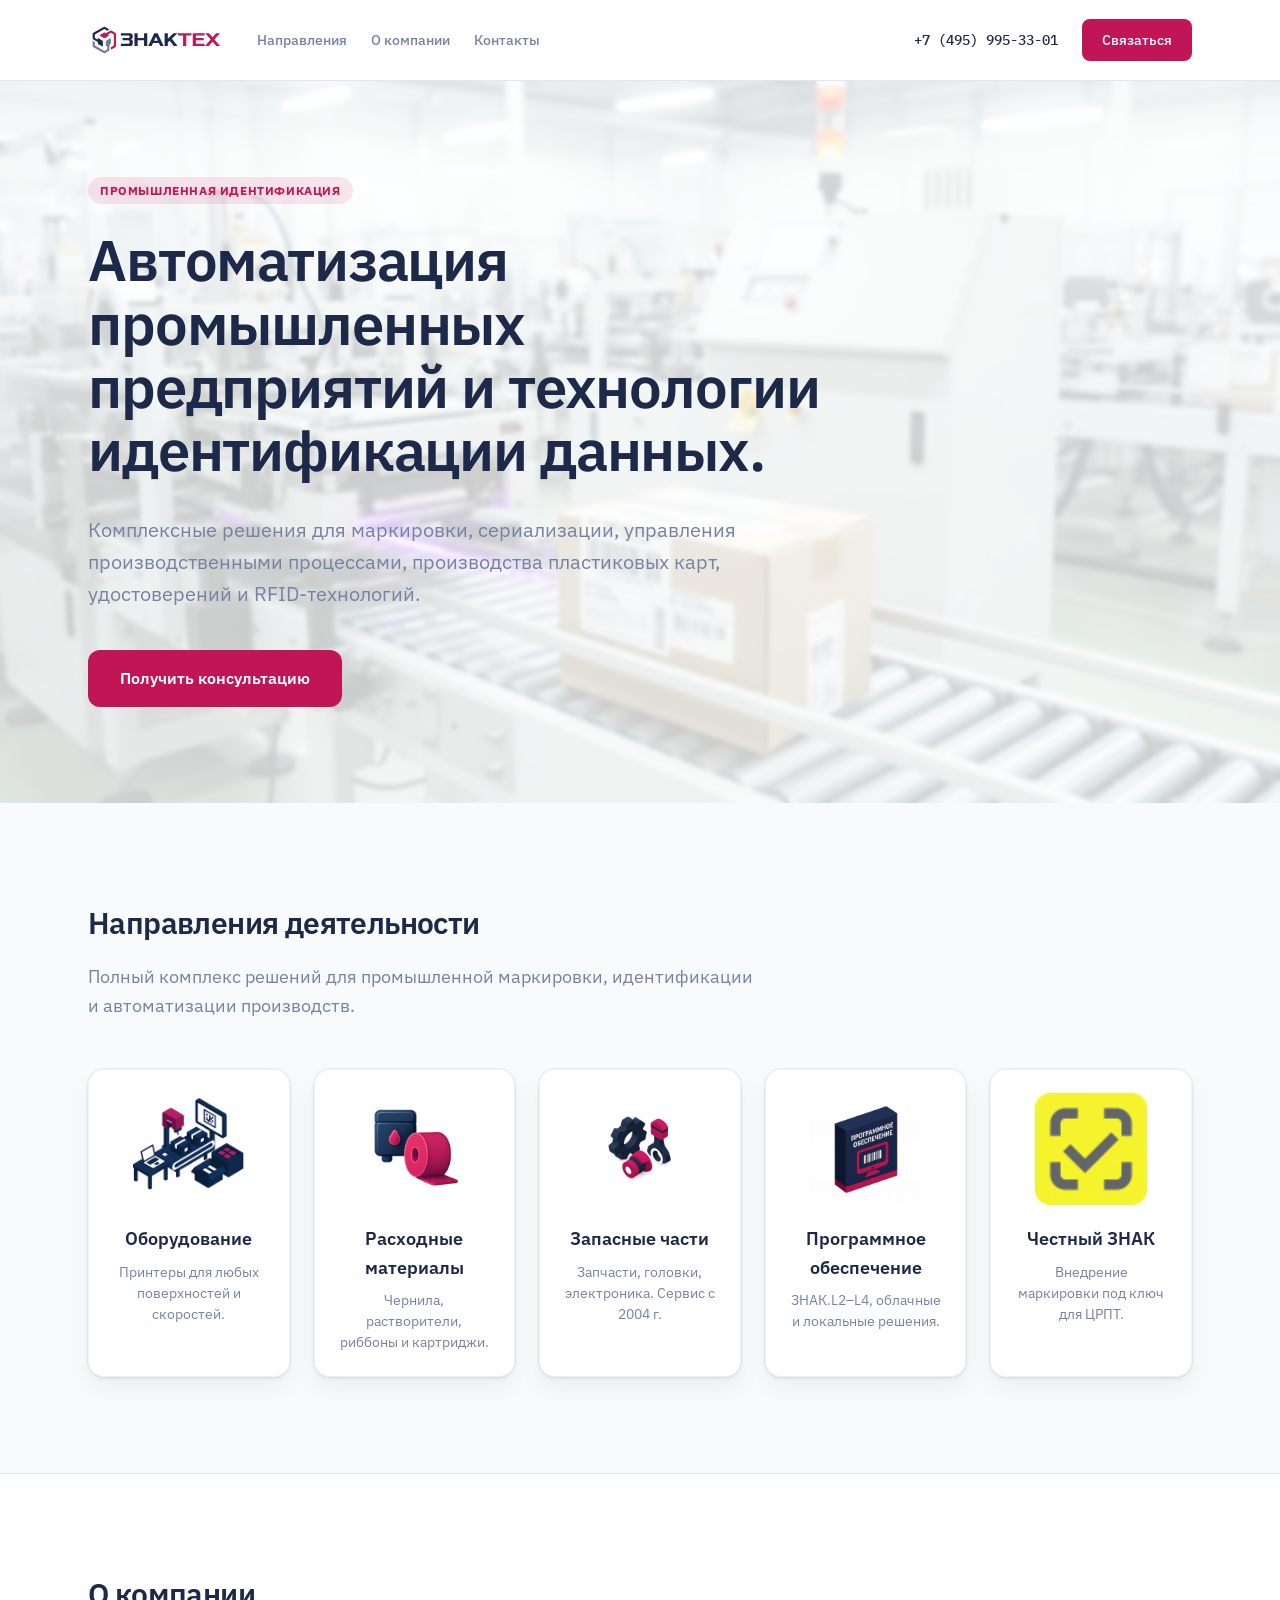
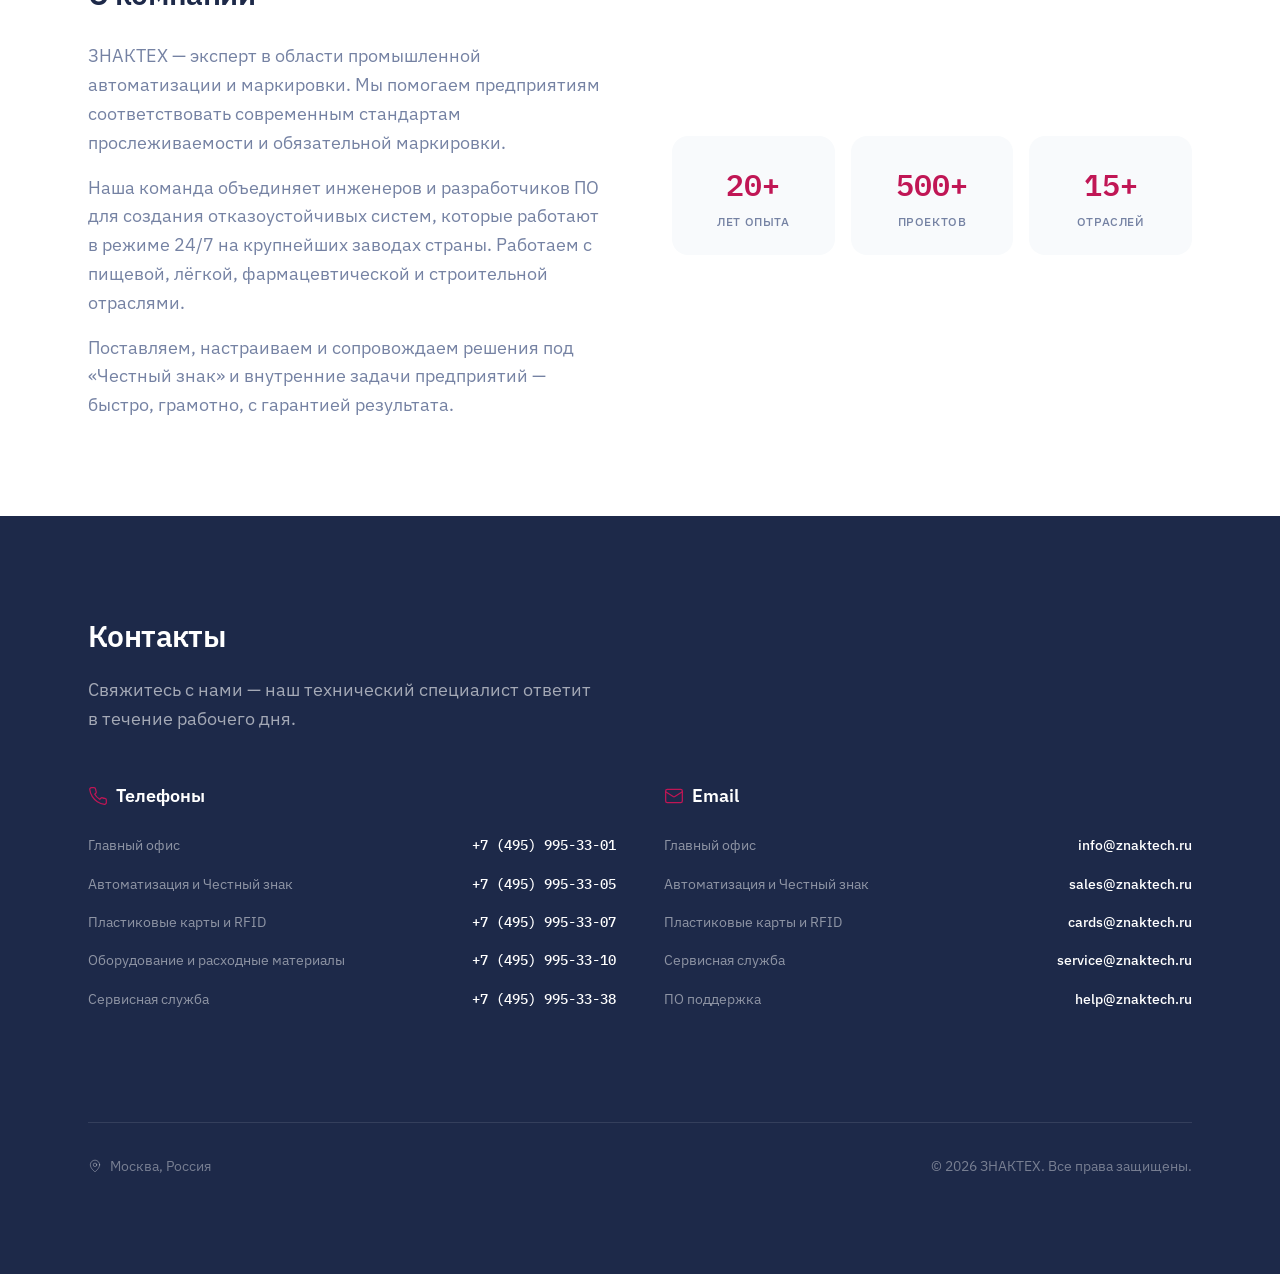
<file: public/site/index.html>
<!DOCTYPE html>
<html lang="ru">
<head>
<meta charset="UTF-8">
<meta name="viewport" content="width=device-width, initial-scale=1.0">
<title>ЗНАКТЕХ — Автоматизация промышленных предприятий</title>
<meta name="description" content="Комплексные решения для маркировки, сериализации, управления производственными процессами, производства пластиковых карт и RFID-технологий.">
<link rel="preconnect" href="https://fonts.googleapis.com">
<link rel="preconnect" href="https://fonts.gstatic.com" crossorigin>
<link href="https://fonts.googleapis.com/css2?family=IBM+Plex+Mono:wght@400;500&family=IBM+Plex+Sans:wght@400;500;600&display=swap" rel="stylesheet">
<style>
/* ===== RESET ===== */
*,*::before,*::after{box-sizing:border-box;margin:0;padding:0}

/* ===== TOKENS ===== */
:root{
  --background:#ffffff;
  --foreground:hsl(224,43%,20%);
  --card:#ffffff;
  --primary:hsl(338,79%,42%);
  --primary-foreground:#ffffff;
  --muted:hsl(224,20%,55%);
  --surface:hsl(210,40%,98%);
  --border:hsl(214,32%,91%);
  --shadow-card:0 0 0 1px rgba(0,0,0,.05),0 2px 4px rgba(0,0,0,.05),0 12px 24px rgba(0,0,0,.05);
  --radius:0.75rem;
}

/* ===== BASE ===== */
body{
  font-family:'IBM Plex Sans',system-ui,sans-serif;
  color:var(--foreground);
  background:var(--background);
  -webkit-font-smoothing:antialiased;
  -moz-osx-font-smoothing:grayscale;
  line-height:1.6;
}
::selection{background:hsla(338,79%,42%,.1)}
a{color:inherit;text-decoration:none;transition:color .2s}
img{max-width:100%;height:auto;display:block}
.mono{font-family:'IBM Plex Mono',monospace}
.container{max-width:72rem;margin:0 auto;padding-left:1.5rem;padding-right:1.5rem}

/* ===== NAV ===== */
.nav{
  position:sticky;top:0;z-index:50;
  background:rgba(255,255,255,.8);
  backdrop-filter:blur(12px);-webkit-backdrop-filter:blur(12px);
  border-bottom:1px solid var(--border);
}
.nav .container{height:5rem;display:flex;align-items:center;justify-content:space-between}
.nav-left{display:flex;align-items:center;gap:2rem}
.nav-logo{height:2rem;width:auto}
.nav-links{display:flex;gap:1.5rem;font-size:.875rem;font-weight:500;color:var(--muted)}
.nav-links a:hover{color:var(--primary)}
.nav-right{display:flex;align-items:center;gap:1.5rem}
.nav-phone{font-size:.875rem;font-weight:500}
.nav-phone:hover{color:var(--primary)}
.btn{
  display:inline-block;
  background:var(--primary);color:var(--primary-foreground);
  font-size:.875rem;font-weight:500;
  padding:.625rem 1.25rem;border-radius:.5rem;
  transition:all .2s;
}
.btn:hover{opacity:.9}
.btn:active{transform:scale(.98)}
.btn-lg{padding:1rem 2rem;border-radius:.75rem;font-size:1rem;font-weight:600}

/* ===== HERO ===== */
.hero{
  position:relative;
  padding:6rem 0;
  background:url('img/hero-bg.jpg') center/cover no-repeat;
}
.hero-overlay{
  position:absolute;inset:0;
  background:rgba(255,255,255,.8);
  backdrop-filter:blur(2px);-webkit-backdrop-filter:blur(2px);
}
.hero .container{position:relative;z-index:1}
.hero-content{max-width:48rem}
.badge{
  display:inline-block;
  padding:.25rem .75rem;border-radius:9999px;
  background:hsla(338,79%,42%,.1);color:var(--primary);
  font-size:.75rem;font-weight:700;
  letter-spacing:.05em;text-transform:uppercase;
  margin-bottom:1.5rem;
}
.hero h1{
  font-size:clamp(2rem,4.5vw,3.75rem);
  font-weight:600;line-height:1.1;
  letter-spacing:-.02em;
  margin-bottom:2rem;
  text-wrap:balance;
}
.hero p{
  font-size:1.25rem;color:var(--muted);
  line-height:1.6;margin-bottom:2.5rem;max-width:42rem;
}

/* ===== DIRECTIONS ===== */
.directions{padding:6rem 0;background:var(--surface)}
.section-title{font-size:1.875rem;font-weight:600;letter-spacing:-.02em;margin-bottom:1rem}
.section-sub{font-size:1.125rem;color:var(--muted);margin-bottom:3rem;max-width:42rem}
.grid5{display:grid;grid-template-columns:repeat(5,1fr);gap:1.5rem}
.dir-card{
  background:var(--card);padding:1.5rem;border-radius:1rem;
  box-shadow:var(--shadow-card);
  outline:1px solid rgba(0,0,0,.05);outline-offset:-1px;
  display:flex;flex-direction:column;align-items:center;text-align:center;
}
.dir-card img{width:7rem;height:7rem;object-fit:contain;margin-bottom:1.25rem}
.dir-card h3{font-size:1.125rem;font-weight:600;margin-bottom:.5rem}
.dir-card p{font-size:.875rem;color:var(--muted);line-height:1.5}

/* ===== ABOUT ===== */
.about{padding:6rem 0;border-top:1px solid var(--border)}
.about-grid{display:grid;grid-template-columns:1fr 1fr;gap:4rem;align-items:center}
.about-text h2{font-size:1.875rem;font-weight:600;letter-spacing:-.02em;margin-bottom:1.5rem}
.about-text p{font-size:1.125rem;color:var(--muted);line-height:1.6;margin-bottom:1rem}
.about-text p:last-child{margin-bottom:0}
.stats{display:grid;grid-template-columns:repeat(3,1fr);gap:1rem}
.stat{padding:1.5rem;background:var(--surface);border-radius:1rem;text-align:center}
.stat-val{font-size:1.875rem;font-weight:600;color:var(--primary);margin-bottom:.25rem}
.stat-label{font-size:.75rem;color:var(--muted);font-weight:500;text-transform:uppercase;letter-spacing:.05em}

/* ===== FOOTER / CONTACT ===== */
.footer{background:var(--foreground);color:var(--primary-foreground);padding:6rem 0}
.footer h2{font-size:1.875rem;font-weight:600;letter-spacing:-.02em;margin-bottom:1rem}
.footer .subtitle{color:rgba(255,255,255,.6);font-size:1.125rem;margin-bottom:3rem;max-width:32rem}
.contact-grid{display:grid;grid-template-columns:1fr 1fr;gap:3rem}
.contact-heading{
  display:flex;align-items:center;gap:.5rem;
  font-size:1.125rem;font-weight:600;margin-bottom:1.5rem;
}
.contact-heading svg{color:var(--primary);width:20px;height:20px;stroke-width:1.5;fill:none;stroke:currentColor;stroke-linecap:round;stroke-linejoin:round}
.contact-row{display:flex;justify-content:space-between;align-items:baseline;gap:1rem;margin-bottom:1rem}
.contact-dept{color:rgba(255,255,255,.5);font-size:.875rem}
.contact-val{font-size:.875rem;font-weight:500;white-space:nowrap}
.contact-val:hover{color:var(--primary)}
.bottom-bar{
  margin-top:6rem;padding-top:2rem;
  border-top:1px solid rgba(255,255,255,.1);
  color:rgba(255,255,255,.4);font-size:.875rem;
  display:flex;justify-content:space-between;flex-wrap:wrap;gap:1rem;
}
.bottom-loc{display:flex;align-items:center;gap:.5rem}
.bottom-loc svg{width:14px;height:14px;stroke:currentColor;stroke-width:1.5;fill:none;stroke-linecap:round;stroke-linejoin:round}

/* ===== RESPONSIVE ===== */
@media(max-width:1024px){
  .grid5{grid-template-columns:repeat(3,1fr)}
}
@media(max-width:768px){
  .nav-links,.btn-nav{display:none!important}
  .grid5{grid-template-columns:repeat(2,1fr)}
  .about-grid{grid-template-columns:1fr;gap:2.5rem}
  .contact-grid{grid-template-columns:1fr}
  .hero{padding:4rem 0}
  .directions,.about,.footer{padding:4rem 0}
}
@media(max-width:480px){
  .grid5{grid-template-columns:1fr}
  .stats{grid-template-columns:1fr}
  .contact-row{flex-direction:column;gap:.25rem}
}
</style>
</head>
<body>

<!-- NAV -->
<nav class="nav">
  <div class="container">
    <div class="nav-left">
      <img src="img/logo-znaktech.svg" alt="ZnakTech" class="nav-logo">
      <div class="nav-links">
        <a href="#directions">Направления</a>
        <a href="#about">О компании</a>
        <a href="#contact">Контакты</a>
      </div>
    </div>
    <div class="nav-right">
      <a href="tel:+74959953301" class="nav-phone mono">+7 (495) 995-33-01</a>
      <a href="#contact" class="btn btn-nav">Связаться</a>
    </div>
  </div>
</nav>

<!-- HERO -->
<section class="hero">
  <div class="hero-overlay"></div>
  <div class="container">
    <div class="hero-content">
      <span class="badge">Промышленная идентификация</span>
      <h1>Автоматизация промышленных предприятий и технологии идентификации данных.</h1>
      <p>Комплексные решения для маркировки, сериализации, управления производственными процессами, производства пластиковых карт, удостоверений и RFID-технологий.</p>
      <a href="#contact" class="btn btn-lg">Получить консультацию</a>
    </div>
  </div>
</section>

<!-- DIRECTIONS -->
<section id="directions" class="directions">
  <div class="container">
    <h2 class="section-title">Направления деятельности</h2>
    <p class="section-sub">Полный комплекс решений для промышленной маркировки, идентификации и автоматизации производств.</p>
    <div class="grid5">
      <div class="dir-card">
        <img src="img/ic-equipment.png" alt="Оборудование">
        <h3>Оборудование</h3>
        <p>Принтеры для любых поверхностей и скоростей.</p>
      </div>
      <div class="dir-card">
        <img src="img/ic-consumables.png" alt="Расходные материалы">
        <h3>Расходные материалы</h3>
        <p>Чернила, растворители, риббоны и картриджи.</p>
      </div>
      <div class="dir-card">
        <img src="img/ic-spare-parts.png" alt="Запасные части">
        <h3>Запасные части</h3>
        <p>Запчасти, головки, электроника. Сервис с 2004 г.</p>
      </div>
      <div class="dir-card">
        <img src="img/ic-software.png" alt="Программное обеспечение">
        <h3>Программное обеспечение</h3>
        <p>ЗНАК.L2–L4, облачные и локальные решения.</p>
      </div>
      <div class="dir-card">
        <img src="img/ic-chestnyznak.png" alt="Честный ЗНАК">
        <h3>Честный ЗНАК</h3>
        <p>Внедрение маркировки под ключ для ЦРПТ.</p>
      </div>
    </div>
  </div>
</section>

<!-- ABOUT -->
<section id="about" class="about">
  <div class="container">
    <div class="about-grid">
      <div class="about-text">
        <h2>О компании</h2>
        <p>ЗНАКТЕХ — эксперт в области промышленной автоматизации и маркировки. Мы помогаем предприятиям соответствовать современным стандартам прослеживаемости и обязательной маркировки.</p>
        <p>Наша команда объединяет инженеров и разработчиков ПО для создания отказоустойчивых систем, которые работают в режиме 24/7 на крупнейших заводах страны. Работаем с пищевой, лёгкой, фармацевтической и строительной отраслями.</p>
        <p>Поставляем, настраиваем и сопровождаем решения под «Честный знак» и внутренние задачи предприятий — быстро, грамотно, с гарантией результата.</p>
      </div>
      <div class="stats">
        <div class="stat"><div class="stat-val mono">20+</div><div class="stat-label">Лет опыта</div></div>
        <div class="stat"><div class="stat-val mono">500+</div><div class="stat-label">Проектов</div></div>
        <div class="stat"><div class="stat-val mono">15+</div><div class="stat-label">Отраслей</div></div>
      </div>
    </div>
  </div>
</section>

<!-- CONTACT / FOOTER -->
<footer id="contact" class="footer">
  <div class="container">
    <h2>Контакты</h2>
    <p class="subtitle">Свяжитесь с нами — наш технический специалист ответит в течение рабочего дня.</p>

    <div class="contact-grid">
      <!-- Phones -->
      <div>
        <h3 class="contact-heading">
          <svg viewBox="0 0 24 24"><path d="M22 16.92v3a2 2 0 0 1-2.18 2 19.79 19.79 0 0 1-8.63-3.07 19.5 19.5 0 0 1-6-6 19.79 19.79 0 0 1-3.07-8.67A2 2 0 0 1 4.11 2h3a2 2 0 0 1 2 1.72c.127.96.361 1.903.7 2.81a2 2 0 0 1-.45 2.11L8.09 9.91a16 16 0 0 0 6 6l1.27-1.27a2 2 0 0 1 2.11-.45c.907.339 1.85.573 2.81.7A2 2 0 0 1 22 16.92z"/></svg>
          Телефоны
        </h3>
        <div class="contact-row"><span class="contact-dept">Главный офис</span><a href="tel:+74959953301" class="contact-val mono">+7 (495) 995-33-01</a></div>
        <div class="contact-row"><span class="contact-dept">Автоматизация и Честный знак</span><a href="tel:+74959953305" class="contact-val mono">+7 (495) 995-33-05</a></div>
        <div class="contact-row"><span class="contact-dept">Пластиковые карты и RFID</span><a href="tel:+74959953307" class="contact-val mono">+7 (495) 995-33-07</a></div>
        <div class="contact-row"><span class="contact-dept">Оборудование и расходные материалы</span><a href="tel:+74959953310" class="contact-val mono">+7 (495) 995-33-10</a></div>
        <div class="contact-row"><span class="contact-dept">Сервисная служба</span><a href="tel:+74959953338" class="contact-val mono">+7 (495) 995-33-38</a></div>
      </div>

      <!-- Emails -->
      <div>
        <h3 class="contact-heading">
          <svg viewBox="0 0 24 24"><rect width="20" height="16" x="2" y="4" rx="2"/><path d="m22 7-8.97 5.7a1.94 1.94 0 0 1-2.06 0L2 7"/></svg>
          Email
        </h3>
        <div class="contact-row"><span class="contact-dept">Главный офис</span><a href="mailto:info@znaktech.ru" class="contact-val">info@znaktech.ru</a></div>
        <div class="contact-row"><span class="contact-dept">Автоматизация и Честный знак</span><a href="mailto:sales@znaktech.ru" class="contact-val">sales@znaktech.ru</a></div>
        <div class="contact-row"><span class="contact-dept">Пластиковые карты и RFID</span><a href="mailto:cards@znaktech.ru" class="contact-val">cards@znaktech.ru</a></div>
        <div class="contact-row"><span class="contact-dept">Сервисная служба</span><a href="mailto:service@znaktech.ru" class="contact-val">service@znaktech.ru</a></div>
        <div class="contact-row"><span class="contact-dept">ПО поддержка</span><a href="mailto:help@znaktech.ru" class="contact-val">help@znaktech.ru</a></div>
      </div>
    </div>

    <div class="bottom-bar">
      <div class="bottom-loc">
        <svg viewBox="0 0 24 24"><path d="M20 10c0 6-8 12-8 12s-8-6-8-12a8 8 0 0 1 16 0Z"/><circle cx="12" cy="10" r="3"/></svg>
        <span>Москва, Россия</span>
      </div>
      <p>&copy; 2026 ЗНАКТЕХ. Все права защищены.</p>
    </div>
  </div>
</footer>

</body>
</html>
</file>
